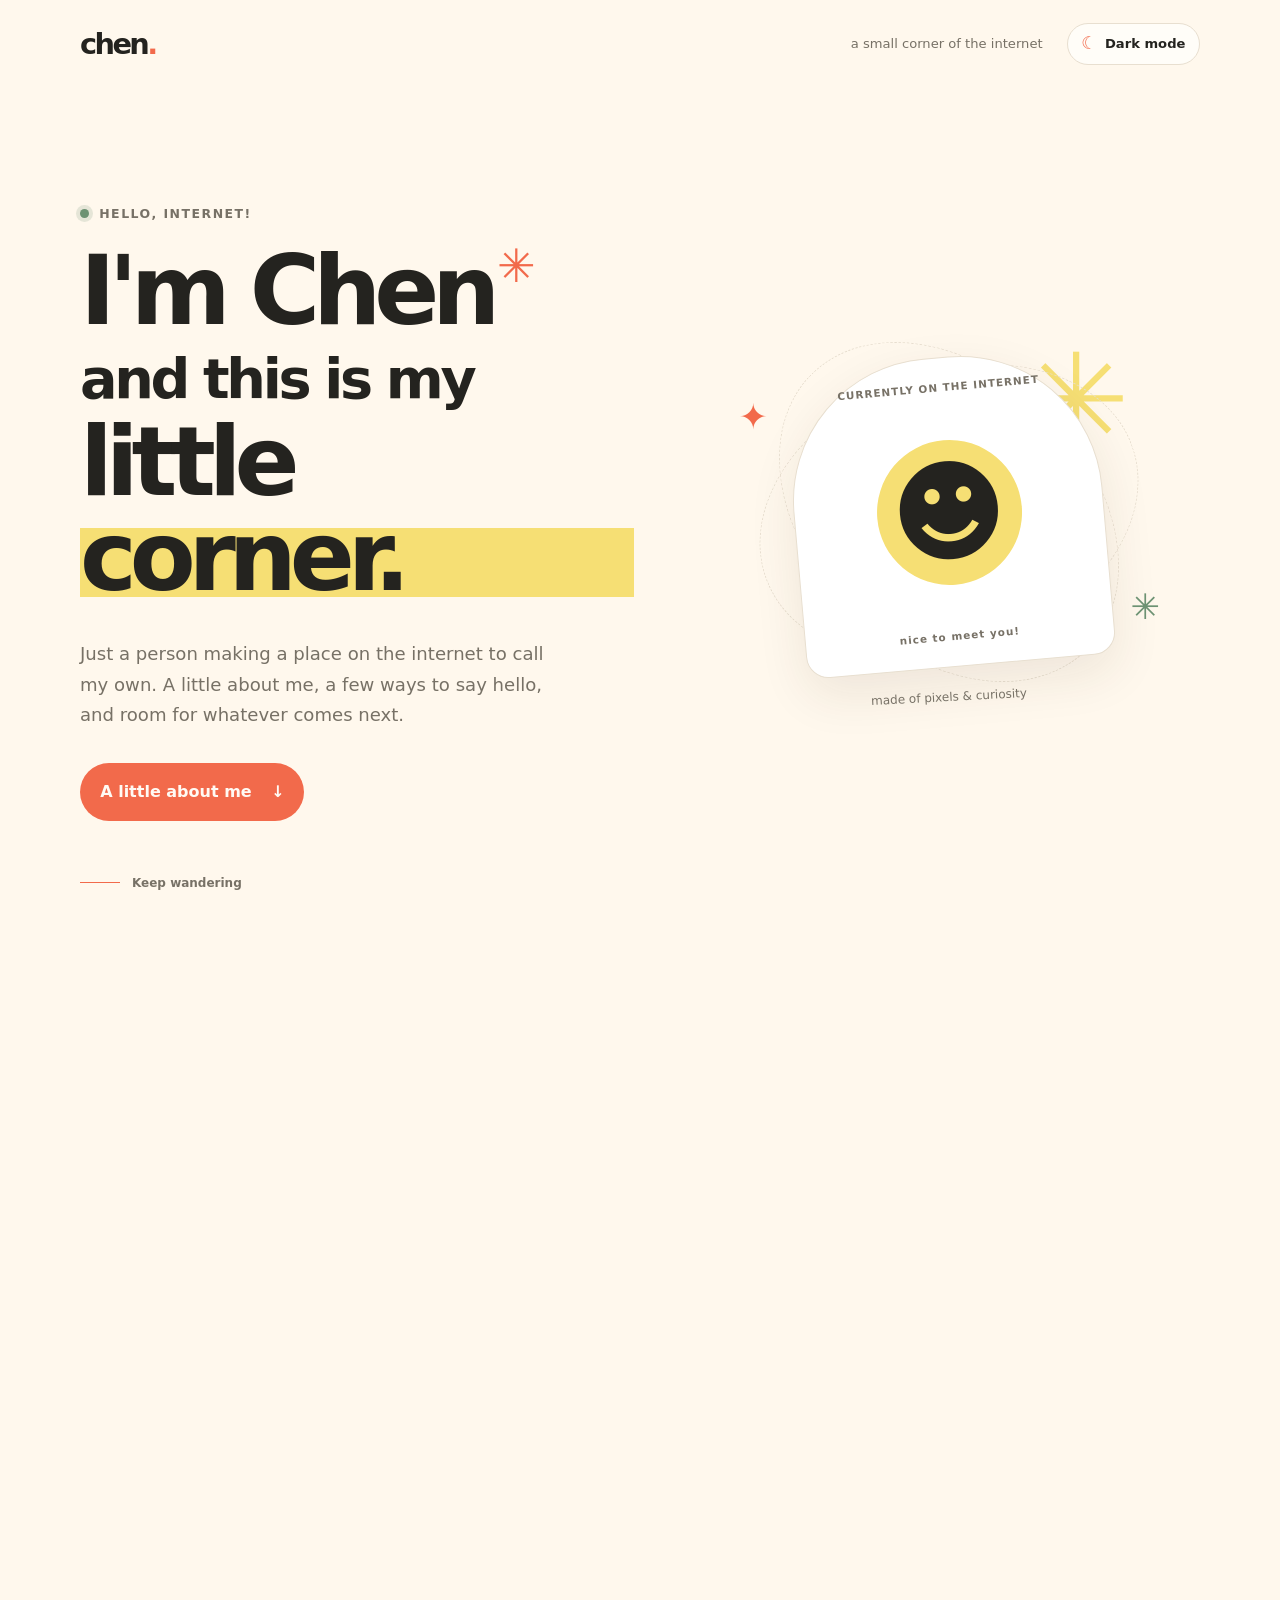
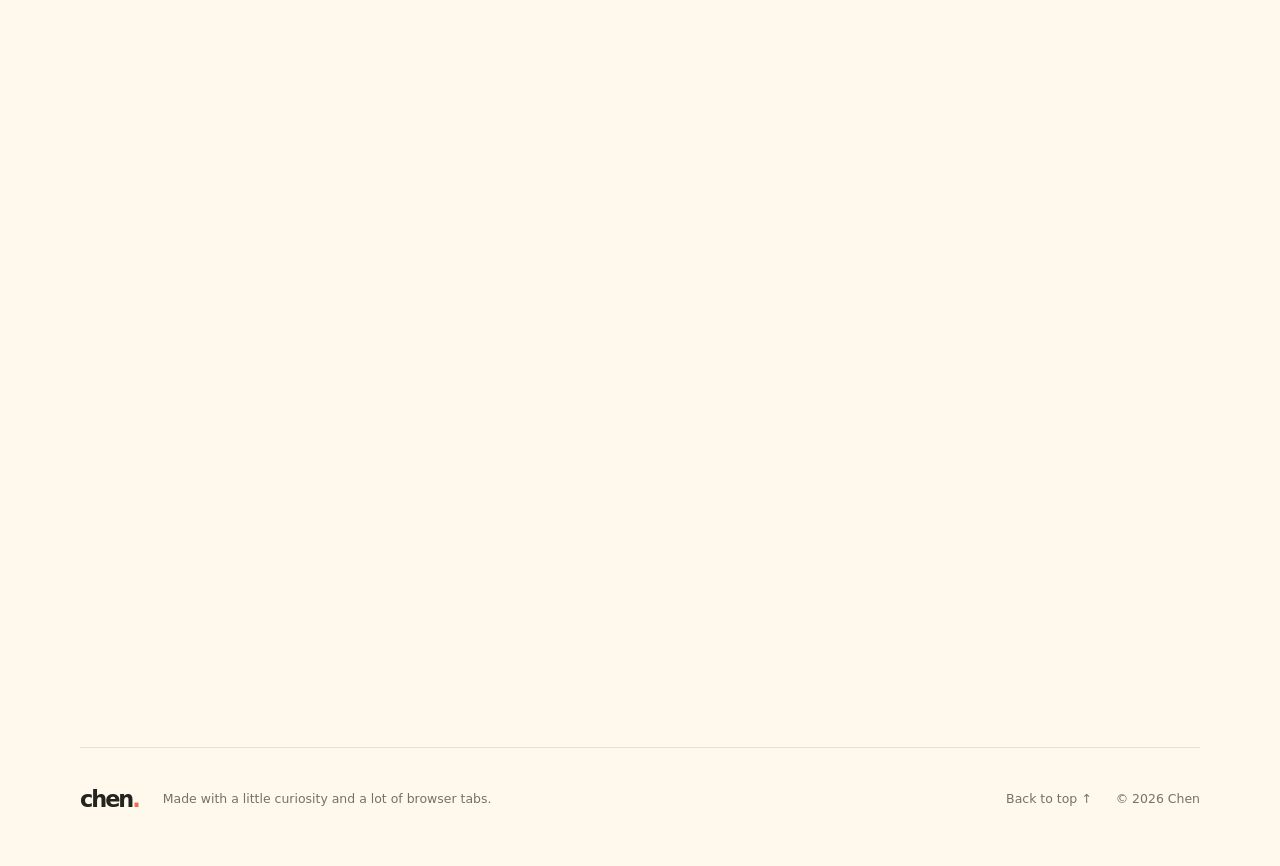
<file: index.html>
<!doctype html>
<html lang="en">
<head>
  <meta charset="utf-8">
  <meta name="viewport" content="width=device-width, initial-scale=1">
  <meta name="theme-color" content="#fff8ed">
  <meta name="description" content="A little corner of the internet belonging to Chen.">
  <link rel="canonical" href="https://chenoranges.com/">
  <meta name="application-name" content="Chen">
  <meta http-equiv="Content-Security-Policy" content="default-src 'self'; img-src 'self' data:; style-src 'self'; script-src 'self'; connect-src 'self'; object-src 'none'; base-uri 'none'; form-action 'none'">
  <meta name="referrer" content="strict-origin-when-cross-origin">
  <meta property="og:type" content="website">
  <meta property="og:url" content="https://chenoranges.com/">
  <meta property="og:title" content="Chen — A Little Corner of the Internet">
  <meta property="og:description" content="A little corner of the internet belonging to Chen.">
  <title>Chen — A Little Corner of the Internet</title>
  <link rel="stylesheet" href="./styles.css">
  <script src="./script.js" defer></script>
</head>
<body>
  <a class="skip-link" href="#main">Skip to content</a>

  <header class="site-header">
    <a class="wordmark" href="#home" aria-label="Chen, home">
      chen<span class="wordmark-dot" aria-hidden="true">.</span>
    </a>

    <div class="header-actions">
      <span class="header-note">a small corner of the internet</span>
      <button
        class="theme-toggle"
        type="button"
        aria-label="Switch to dark theme"
        aria-pressed="false"
      >
        <span class="theme-icon" aria-hidden="true">☾</span>
        <span class="theme-label">Dark mode</span>
      </button>
    </div>
  </header>

  <main id="main">
    <section class="hero section-shell" id="home" aria-labelledby="hero-title">
      <div class="hero-copy">
        <p class="eyebrow"><span class="status-dot" aria-hidden="true"></span> Hello, internet!</p>

        <h1 id="hero-title">
          I'm Chen<span class="accent-mark" aria-hidden="true">✳</span>
          <span class="headline-second">and this is my</span>
          <span class="headline-highlight">little corner.</span>
        </h1>

        <p class="hero-description">
          Just a person making a place on the internet to call my own.
          A little about me, a few ways to say hello, and room for whatever comes next.
        </p>

        <a class="primary-link" href="#about">
          A little about me <span aria-hidden="true">↓</span>
        </a>
      </div>

      <div class="hero-art" aria-label="Decorative illustration">
        <div class="art-orbit orbit-one" aria-hidden="true"></div>
        <div class="art-orbit orbit-two" aria-hidden="true"></div>
        <div class="art-sun" aria-hidden="true">✳</div>
        <div class="art-card">
          <span class="art-card-top">CURRENTLY ON THE INTERNET</span>
          <span class="art-card-emoji" aria-hidden="true">☻</span>
          <span class="art-card-bottom">nice to meet you!</span>
        </div>
        <span class="art-spark spark-one" aria-hidden="true">✦</span>
        <span class="art-spark spark-two" aria-hidden="true">✳</span>
        <span class="art-caption">made of pixels &amp; curiosity</span>
      </div>

      <a class="scroll-cue" href="#about">
        <span class="scroll-line" aria-hidden="true"></span>
        <span>Keep wandering</span>
      </a>
    </section>

    <section class="about section-shell reveal" id="about" aria-labelledby="about-title">
      <div class="section-kicker">
        <span>01</span>
        <span class="kicker-line" aria-hidden="true"></span>
        <span>A LITTLE INTRODUCTION</span>
      </div>

      <div class="about-grid">
        <h2 id="about-title">So, who's<br>Chen<span class="accent-mark" aria-hidden="true">?</span></h2>
        <div class="about-copy">
          <p class="about-lead">
            Hi, I'm Chen. Welcome to my tiny patch of the web.
          </p>
          <p>
            This is my personal homepage: a place to say hello, share a little
            about myself, and make it easy to get in touch.
          </p>
          <p class="editable-note">
            <span aria-hidden="true">✎</span>
            <span>There's more to add here when I'm ready. For now, I'm glad you stopped by.</span>
          </p>
        </div>
      </div>
    </section>

    <section class="contact section-shell reveal" id="contact" aria-labelledby="contact-title">
      <div class="section-kicker">
        <span>02</span>
        <span class="kicker-line" aria-hidden="true"></span>
        <span>THE FRIENDLY ENDING</span>
      </div>

      <div class="contact-panel">
        <span class="contact-doodle" aria-hidden="true">✳</span>
        <p class="eyebrow">Your turn!</p>
        <h2 id="contact-title">Say <span>hello.</span></h2>
        <p class="contact-description">
          Got something to say? I'd be happy to hear from you.
          Pick whichever little internet doorway works for you.
        </p>

        <div class="contact-links" aria-label="Contact options">
          <a class="contact-link" href="mailto:chenzhilin0010@gmail.com">
            <span class="contact-link-icon" aria-hidden="true">✉</span>
            <span>Email me</span>
            <span class="link-arrow" aria-hidden="true">↗</span>
          </a>

          <a class="contact-link" href="https://github.com/Orangepowerwd"
             target="_blank" rel="noopener noreferrer">
            <span class="contact-link-icon" aria-hidden="true">⌘</span>
            <span>Find me on GitHub</span>
            <span class="link-arrow" aria-hidden="true">↗</span>
          </a>

          <!-- PLACEHOLDER: Replace this example link with a real social profile, or remove this list item. -->
          <a class="contact-link placeholder-link" href="#contact">
            <span class="contact-link-icon" aria-hidden="true">♡</span>
            <span>Add a social link</span>
            <span class="link-arrow" aria-hidden="true">↗</span>
          </a>
        </div>
      </div>
    </section>
  </main>

  <footer class="site-footer">
    <a class="footer-wordmark" href="#home">chen<span>.</span></a>
    <p>Made with a little curiosity and a lot of browser tabs.</p>
    <a class="back-to-top" href="#home">Back to top ↑</a>
    <span class="footer-year">© <span id="year">2026</span> Chen</span>
  </footer>
</body>
</html>
</file>
<file: styles.css>
:root {
  color-scheme: light;
  --page: #fff8ed;
  --surface: #fffdf8;
  --surface-strong: #ffffff;
  --ink: #24231f;
  --muted: #777166;
  --line: #e8dfd0;
  --accent: #f26a4b;
  --accent-dark: #c54b32;
  --highlight: #f6df74;
  --green: #6d9273;
  --shadow: 0 18px 50px rgb(70 48 20 / 9%);
  --radius-large: 1.75rem;
  --content-width: 1120px;
  font-family: ui-rounded, "SF Pro Rounded", "Segoe UI", system-ui, sans-serif;
  font-synthesis: none;
  text-rendering: optimizeLegibility;
  -webkit-font-smoothing: antialiased;
  -moz-osx-font-smoothing: grayscale;
}

:root[data-theme="dark"] {
  color-scheme: dark;
  --page: #1d1d20;
  --surface: #27272c;
  --surface-strong: #303036;
  --ink: #f8f1e7;
  --muted: #b9b0a4;
  --line: #414047;
  --accent: #ff8a6d;
  --accent-dark: #ffb09b;
  --highlight: #655729;
  --green: #a0c5a2;
  --shadow: 0 18px 50px rgb(0 0 0 / 22%);
}

* {
  box-sizing: border-box;
}

html {
  scroll-behavior: smooth;
  scroll-padding-top: 6rem;
}

body {
  margin: 0;
  background: var(--page);
  color: var(--ink);
  font-size: 16px;
  line-height: 1.7;
  transition: background-color 180ms ease, color 180ms ease;
}

body,
button,
a {
  -webkit-tap-highlight-color: transparent;
}

a {
  color: inherit;
}

a:focus-visible,
button:focus-visible {
  outline: 3px solid var(--accent);
  outline-offset: 5px;
  border-radius: 4px;
}

button {
  font: inherit;
}

.skip-link {
  position: fixed;
  z-index: 100;
  top: 1rem;
  left: 1rem;
  padding: 0.7rem 1rem;
  transform: translateY(-160%);
  background: var(--ink);
  color: var(--page);
  border-radius: 0.5rem;
}

.skip-link:focus {
  transform: translateY(0);
}

.site-header {
  width: min(calc(100% - 3rem), var(--content-width));
  min-height: 88px;
  margin-inline: auto;
  display: flex;
  align-items: center;
  justify-content: space-between;
  gap: 1.5rem;
}

.wordmark,
.footer-wordmark {
  font-size: 1.8rem;
  font-weight: 900;
  letter-spacing: -0.09em;
  text-decoration: none;
}

.wordmark-dot,
.footer-wordmark span {
  color: var(--accent);
}

.header-actions {
  display: flex;
  align-items: center;
  gap: 1.5rem;
}

.header-note {
  color: var(--muted);
  font-size: 0.82rem;
}

.theme-toggle {
  display: inline-flex;
  align-items: center;
  gap: 0.5rem;
  padding: 0.55rem 0.85rem;
  border: 1px solid var(--line);
  border-radius: 999px;
  background: var(--surface);
  color: var(--ink);
  cursor: pointer;
  font-size: 0.82rem;
  font-weight: 650;
}

.theme-toggle:hover {
  border-color: var(--accent);
}

.theme-icon {
  color: var(--accent);
  font-size: 1.1rem;
  line-height: 1;
}

.section-shell {
  width: min(calc(100% - 3rem), var(--content-width));
  margin-inline: auto;
}

.hero {
  position: relative;
  min-height: min(720px, calc(100svh - 88px));
  padding-block: clamp(4rem, 9vw, 8rem) 6rem;
  display: grid;
  grid-template-columns: 1.05fr 0.95fr;
  align-items: center;
  gap: clamp(2rem, 5vw, 5rem);
}

.hero-copy {
  position: relative;
  z-index: 1;
}

.eyebrow {
  display: flex;
  align-items: center;
  gap: 0.65rem;
  margin: 0 0 1.25rem;
  color: var(--muted);
  font-size: 0.78rem;
  font-weight: 800;
  letter-spacing: 0.12em;
  text-transform: uppercase;
}

.status-dot {
  width: 0.55rem;
  height: 0.55rem;
  border-radius: 50%;
  background: var(--green);
  box-shadow: 0 0 0 4px color-mix(in srgb, var(--green) 18%, transparent);
}

h1,
h2,
p {
  margin-top: 0;
}

h1 {
  margin-bottom: 1.5rem;
  font-size: clamp(3.2rem, 7.5vw, 6.4rem);
  line-height: 0.99;
  letter-spacing: -0.075em;
  font-weight: 900;
}

.headline-second,
.headline-highlight {
  display: block;
}

.headline-second {
  margin-top: 0.2em;
  font-size: 0.58em;
  letter-spacing: -0.06em;
}

.headline-highlight {
  width: fit-content;
  margin-top: 0.08em;
  padding: 0.02em 0.12em 0.1em 0;
  background: linear-gradient(transparent 57%, var(--highlight) 57%, var(--highlight) 91%, transparent 91%);
}

.accent-mark {
  display: inline-block;
  margin-left: 0.08em;
  color: var(--accent);
  font-size: 0.48em;
  vertical-align: top;
  animation: gentle-turn 16s linear infinite;
}

.hero-description {
  max-width: 31rem;
  margin-bottom: 2rem;
  color: var(--muted);
  font-size: clamp(1rem, 1.6vw, 1.13rem);
}

.primary-link {
  display: inline-flex;
  align-items: center;
  gap: 1.2rem;
  padding: 0.9rem 1.2rem;
  background: var(--accent);
  color: #fffaf4;
  border: 1px solid transparent;
  border-radius: 999px;
  text-decoration: none;
  font-weight: 800;
  transition: transform 180ms ease, background-color 180ms ease;
}

.primary-link:hover {
  transform: translateY(-3px);
  background: var(--accent-dark);
}

.hero-art {
  position: relative;
  display: grid;
  min-height: 390px;
  place-items: center;
  isolation: isolate;
}

.art-orbit {
  position: absolute;
  width: min(85%, 390px);
  aspect-ratio: 1;
  border: 1px dashed var(--line);
  border-radius: 50%;
}

.orbit-one {
  transform: rotate(-20deg) scaleY(0.72);
}

.orbit-two {
  transform: rotate(45deg) scaleY(0.72);
}

.art-sun {
  position: absolute;
  top: 5%;
  right: 14%;
  z-index: -1;
  color: var(--highlight);
  font-size: clamp(5rem, 12vw, 8rem);
  line-height: 1;
}

.art-card {
  position: relative;
  width: min(78%, 310px);
  min-height: 310px;
  padding: 1.3rem;
  display: flex;
  flex-direction: column;
  align-items: center;
  justify-content: space-between;
  background: var(--surface-strong);
  border: 1px solid var(--line);
  border-radius: 46% 46% 1.4rem 1.4rem;
  box-shadow: var(--shadow);
  transform: rotate(-5deg);
  transition: transform 250ms ease;
}

.art-card:hover {
  transform: rotate(0deg) translateY(-5px);
}

.art-card-top,
.art-card-bottom {
  color: var(--muted);
  font-size: 0.65rem;
  font-weight: 800;
  letter-spacing: 0.1em;
  text-align: center;
}

.art-card-emoji {
  display: grid;
  width: 145px;
  aspect-ratio: 1;
  place-items: center;
  border-radius: 50%;
  background: var(--highlight);
  color: var(--ink);
  font-size: 7rem;
  line-height: 1;
}

.art-spark {
  position: absolute;
  color: var(--accent);
  font-size: 2.2rem;
}

.spark-one {
  top: 18%;
  left: 8%;
}

.spark-two {
  right: 8%;
  bottom: 18%;
  color: var(--green);
}

.art-caption {
  position: absolute;
  bottom: 0;
  left: 50%;
  color: var(--muted);
  font-size: 0.75rem;
  white-space: nowrap;
  transform: translateX(-50%) rotate(-3deg);
}

.scroll-cue {
  position: absolute;
  bottom: 1.5rem;
  left: 0;
  display: inline-flex;
  align-items: center;
  gap: 0.75rem;
  color: var(--muted);
  text-decoration: none;
  font-size: 0.75rem;
  font-weight: 750;
}

.scroll-line {
  width: 2.5rem;
  height: 1px;
  background: var(--accent);
}

.about,
.contact {
  padding-block: clamp(5rem, 10vw, 8rem);
  border-top: 1px solid var(--line);
}

.section-kicker {
  display: flex;
  align-items: center;
  gap: 0.8rem;
  margin-bottom: clamp(2rem, 5vw, 4rem);
  color: var(--muted);
  font-size: 0.7rem;
  font-weight: 850;
  letter-spacing: 0.12em;
}

.section-kicker > span:first-child {
  color: var(--accent);
}

.kicker-line {
  width: 3rem;
  height: 1px;
  background: var(--line);
}

.about-grid {
  display: grid;
  grid-template-columns: 0.9fr 1.1fr;
  gap: clamp(2rem, 8vw, 8rem);
}

.about h2,
.contact h2 {
  margin-bottom: 0;
  font-size: clamp(3rem, 6vw, 5.5rem);
  line-height: 1;
  letter-spacing: -0.075em;
}

.about-copy {
  max-width: 34rem;
  padding-top: 0.5rem;
}

.about-copy p {
  color: var(--muted);
}

.about-copy .about-lead {
  color: var(--ink);
  font-size: clamp(1.25rem, 2.5vw, 1.7rem);
  font-weight: 750;
  line-height: 1.4;
}

.editable-note {
  display: flex;
  align-items: flex-start;
  gap: 0.8rem;
  margin-top: 2rem;
  padding: 1rem 1.2rem;
  border: 1px dashed var(--line);
  border-radius: 1rem;
  font-size: 0.9rem;
}

.editable-note > span:first-child {
  color: var(--accent);
}

.contact-panel {
  position: relative;
  overflow: hidden;
  padding: clamp(2rem, 6vw, 5rem);
  background: var(--surface);
  border: 1px solid var(--line);
  border-radius: var(--radius-large);
  box-shadow: var(--shadow);
}

.contact-panel .eyebrow {
  color: var(--accent);
}

.contact h2 {
  margin-bottom: 1.25rem;
}

.contact h2 span {
  color: var(--accent);
}

.contact-description {
  max-width: 32rem;
  margin-bottom: 2.5rem;
  color: var(--muted);
}

.contact-links {
  display: grid;
  grid-template-columns: repeat(3, minmax(0, 1fr));
  gap: 0.8rem;
}

.contact-link {
  min-width: 0;
  display: flex;
  align-items: center;
  gap: 0.6rem;
  padding: 1rem;
  background: var(--surface-strong);
  border: 1px solid var(--line);
  border-radius: 0.9rem;
  text-decoration: none;
  font-size: 0.86rem;
  font-weight: 750;
  transition: border-color 180ms ease, transform 180ms ease;
}

.contact-link:hover {
  transform: translateY(-3px);
  border-color: var(--accent);
}

.contact-link-icon {
  color: var(--accent);
  font-size: 1.2rem;
}

.link-arrow {
  margin-left: auto;
  color: var(--muted);
}

.placeholder-link {
  border-style: dashed;
}

.contact-doodle {
  position: absolute;
  top: 1rem;
  right: 2rem;
  color: var(--highlight);
  font-size: clamp(4rem, 10vw, 8rem);
  line-height: 1;
  pointer-events: none;
}

.site-footer {
  width: min(calc(100% - 3rem), var(--content-width));
  margin-inline: auto;
  padding-block: 2rem 3rem;
  display: flex;
  align-items: center;
  gap: 1.5rem;
  border-top: 1px solid var(--line);
}

.footer-wordmark {
  font-size: 1.4rem;
}

.site-footer p {
  margin: 0;
  color: var(--muted);
  font-size: 0.78rem;
}

.back-to-top {
  margin-left: auto;
  color: var(--muted);
  font-size: 0.78rem;
  text-decoration: none;
}

.footer-year {
  color: var(--muted);
  font-size: 0.78rem;
  white-space: nowrap;
}

.reveal {
  opacity: 1;
  transform: none;
}

.js-motion .reveal {
  opacity: 0;
  transform: translateY(18px);
  transition: opacity 650ms ease, transform 650ms ease;
}

.js-motion .reveal.is-visible {
  opacity: 1;
  transform: translateY(0);
}

@keyframes gentle-turn {
  to {
    transform: rotate(360deg);
  }
}

@media (max-width: 800px) {
  .hero {
    grid-template-columns: 1fr;
    gap: 1rem;
    padding-top: 4rem;
  }

  .hero-art {
    min-height: 330px;
  }

  .art-card {
    min-height: 270px;
  }

  .art-card-emoji {
    width: 125px;
    font-size: 6rem;
  }

  .scroll-cue {
    bottom: 0.5rem;
  }

  .about-grid {
    grid-template-columns: 1fr;
    gap: 2rem;
  }

  .contact-links {
    grid-template-columns: 1fr;
  }

  .contact-doodle {
    top: 0.5rem;
    right: 1rem;
  }
}

@media (max-width: 520px) {
  .site-header,
  .section-shell,
  .site-footer {
    width: min(calc(100% - 2rem), var(--content-width));
  }

  .site-header {
    min-height: 76px;
  }

  .header-note {
    display: none;
  }

  .theme-toggle {
    padding: 0.55rem 0.7rem;
  }

  h1 {
    font-size: clamp(3rem, 14vw, 4.5rem);
  }

  .hero {
    min-height: auto;
    padding-block: 4rem 5rem;
  }

  .hero-art {
    min-height: 290px;
  }

  .art-card {
    width: 74%;
    min-height: 235px;
  }

  .art-card-emoji {
    width: 105px;
    font-size: 5rem;
  }

  .about,
  .contact {
    padding-block: 4rem;
  }

  .contact-panel {
    padding: 2rem 1.2rem;
  }

  .site-footer {
    flex-wrap: wrap;
    gap: 0.8rem 1rem;
  }

  .site-footer p {
    flex-basis: calc(100% - 4rem);
  }

  .back-to-top {
    margin-left: 0;
  }
}

@media (prefers-reduced-motion: reduce) {
  *,
  *::before,
  *::after {
    scroll-behavior: auto !important;
    animation-duration: 0.01ms !important;
    animation-iteration-count: 1 !important;
    transition-duration: 0.01ms !important;
  }

  .js-motion .reveal {
    opacity: 1;
    transform: none;
  }
}
</file>
